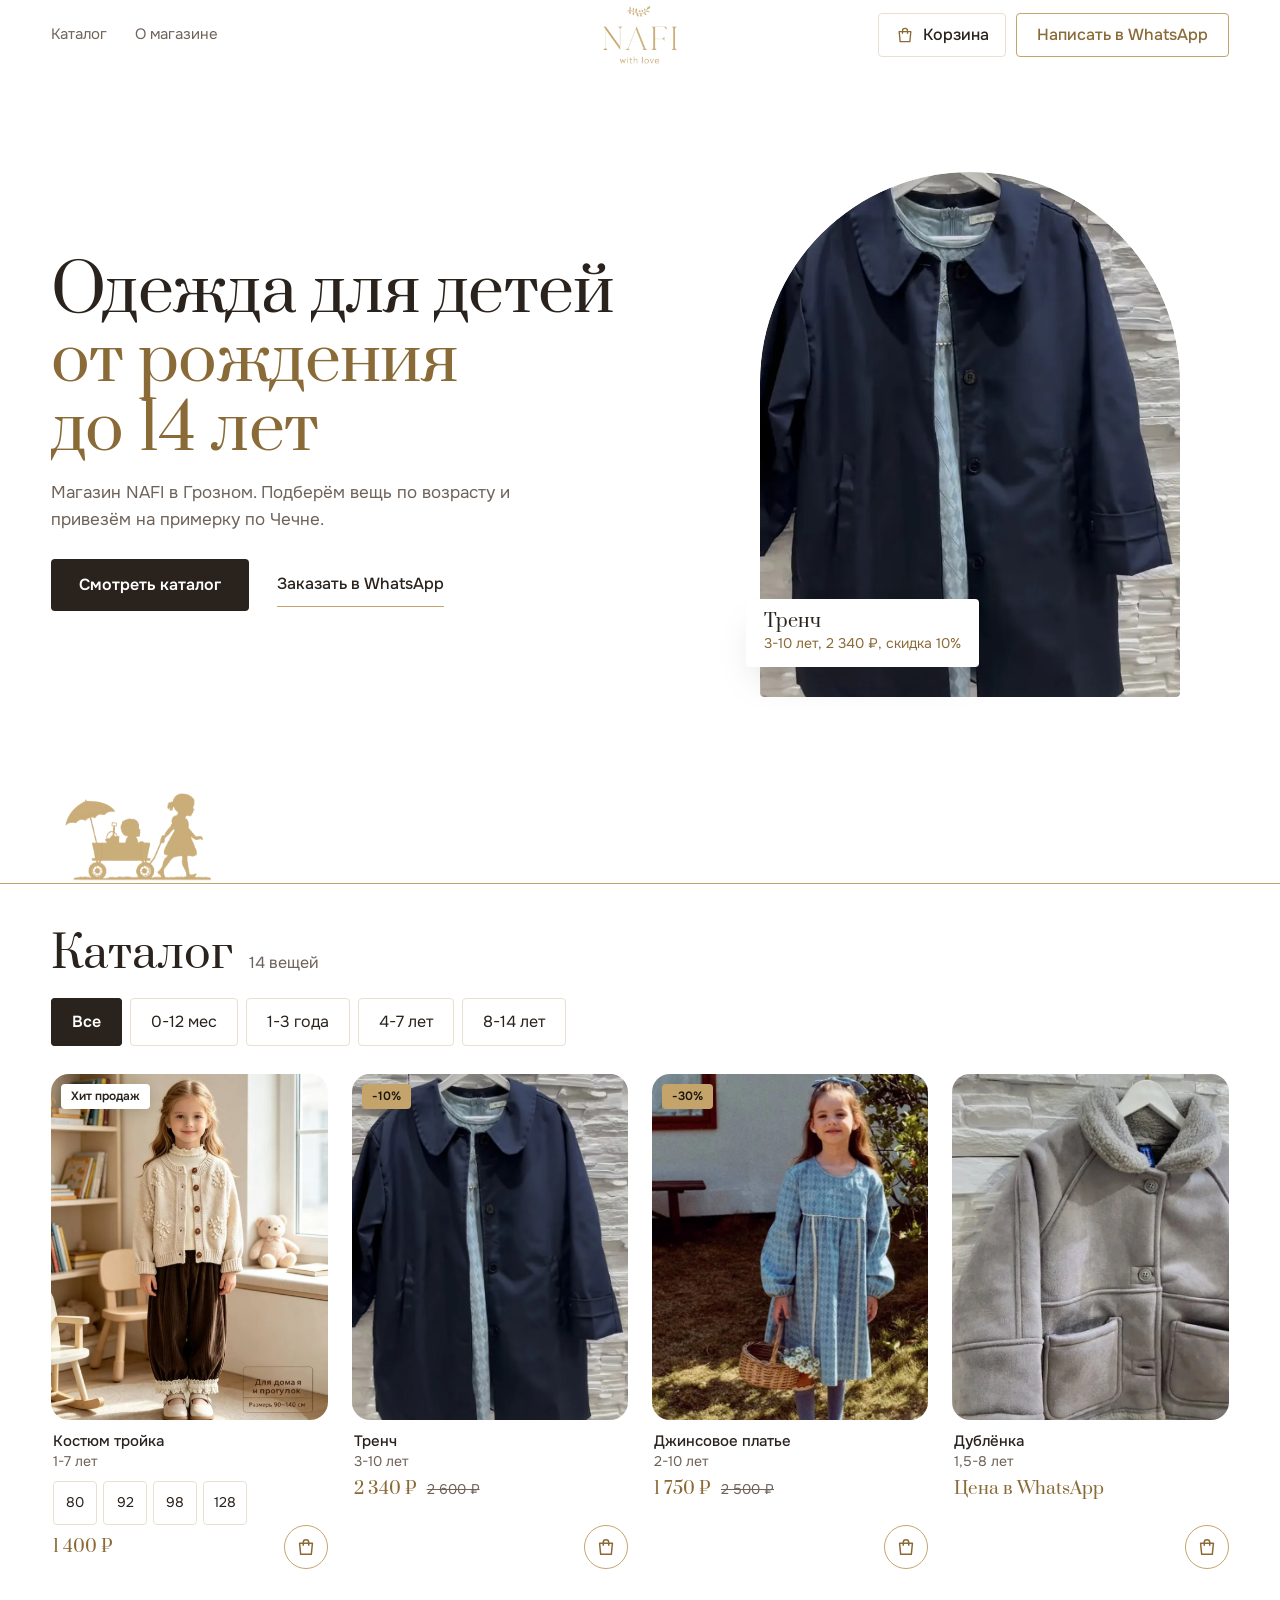
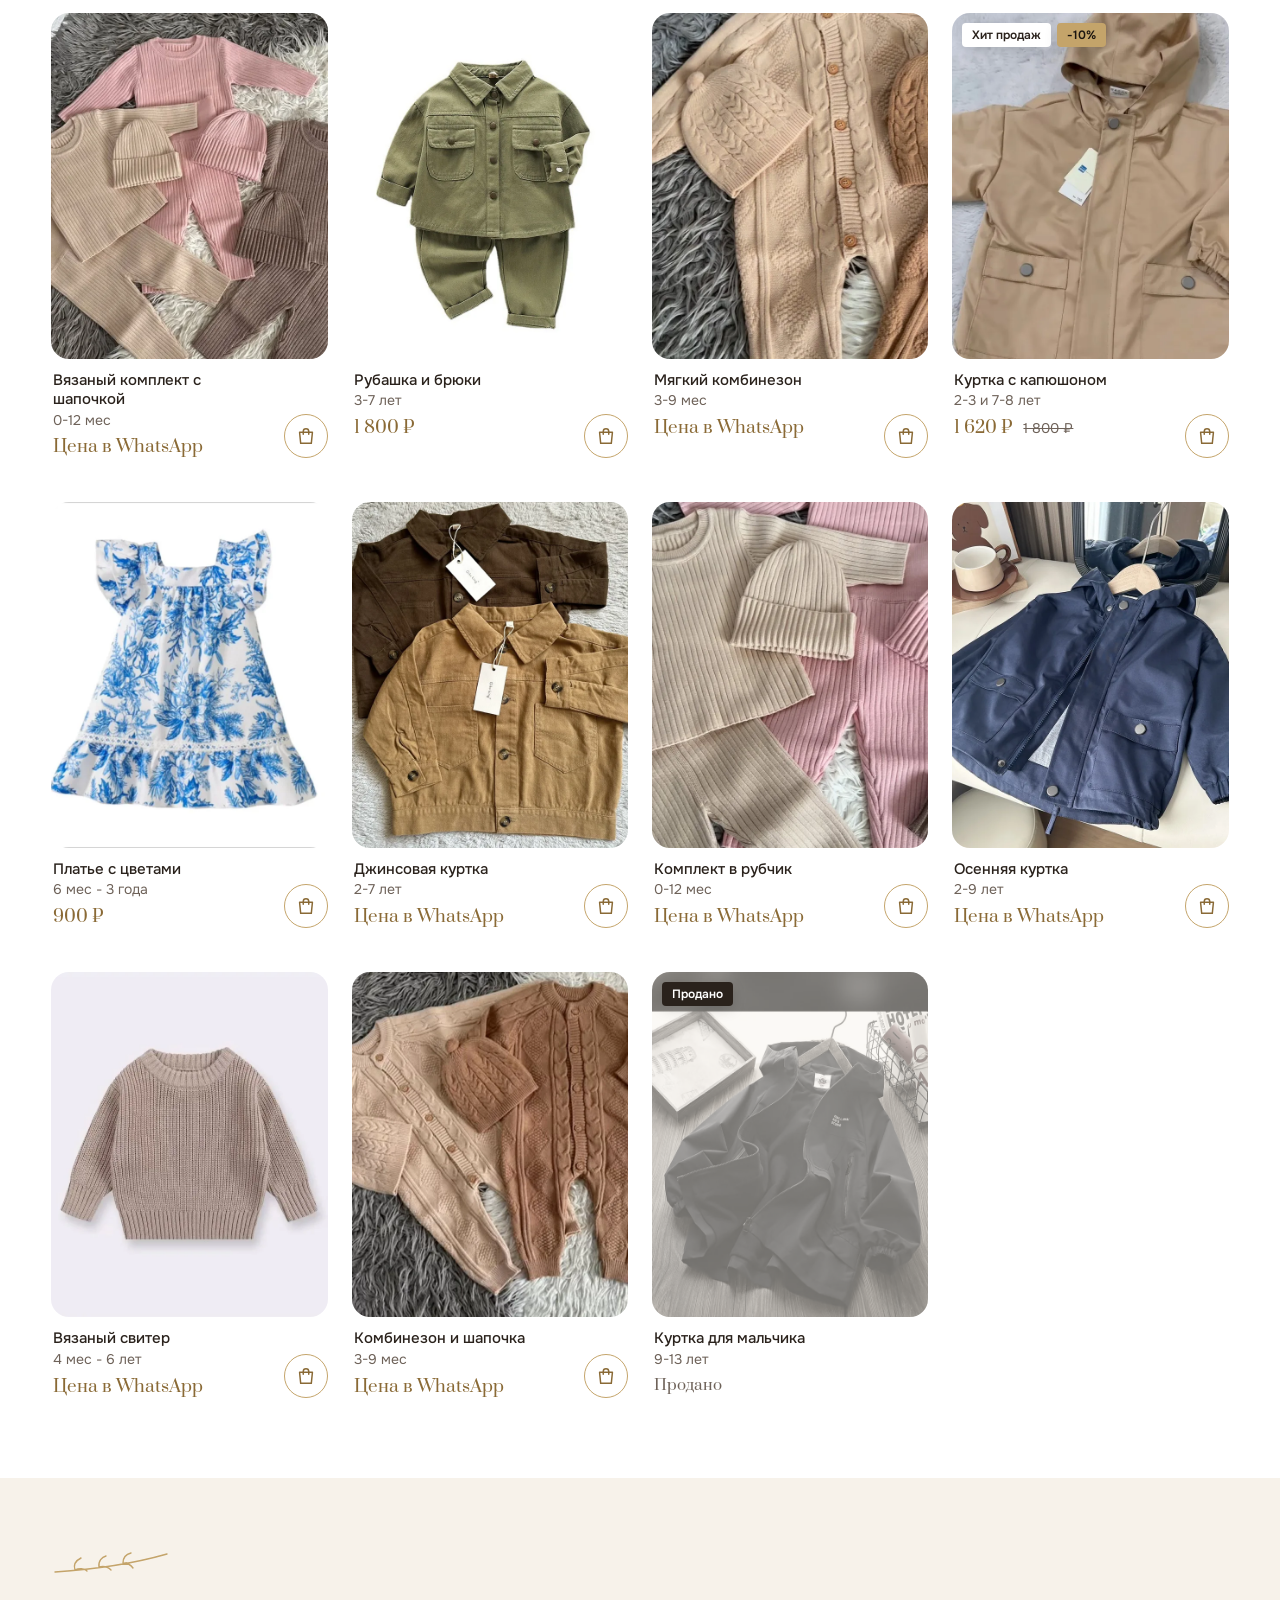
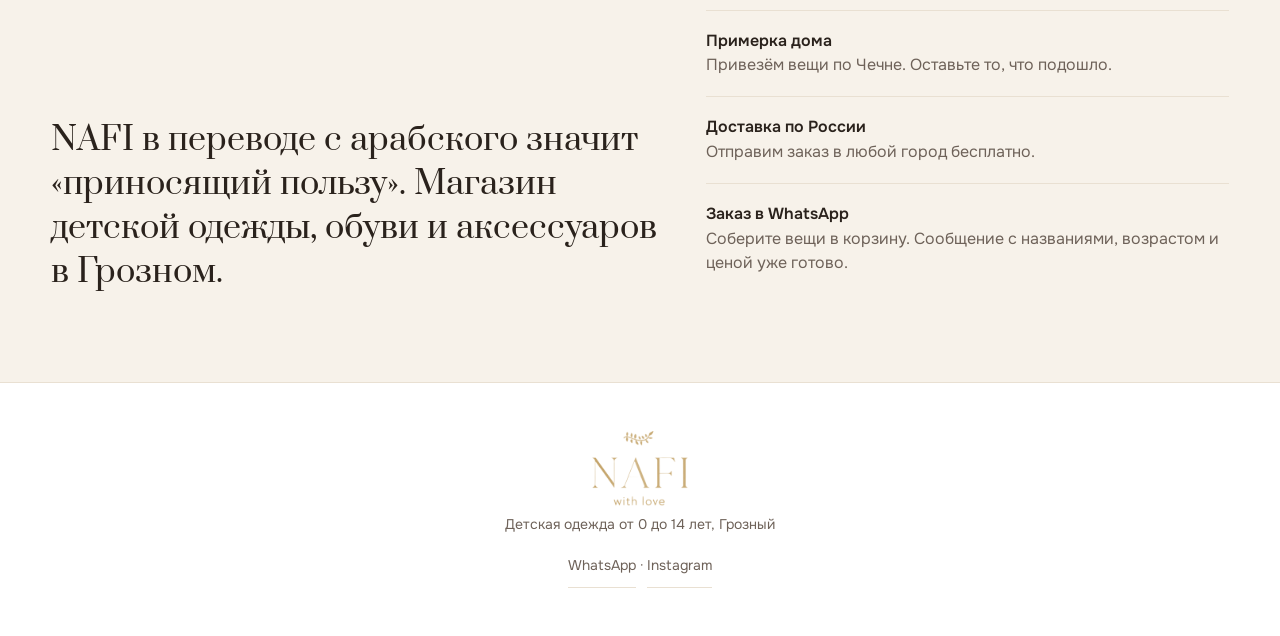
<file: index.html>
<!doctype html>
<html lang="ru">
<head>
<meta charset="utf-8">
<meta name="viewport" content="width=device-width, initial-scale=1, viewport-fit=cover">
<meta name="robots" content="noindex">
<meta name="color-scheme" content="light dark">
<meta name="theme-color" content="#ffffff" media="(prefers-color-scheme: light)">
<meta name="theme-color" content="#17120e" media="(prefers-color-scheme: dark)">
<title>NAFI: детская одежда в Грозном</title>
<meta name="description" content="Детская одежда NAFI от 0 до 14 лет в Грозном. Выберите вещь по возрасту и закажите в WhatsApp.">
<link rel="icon" href="favicon.ico" sizes="32x32 48x48">
<link rel="icon" href="img/znachok-192.png" type="image/png" sizes="192x192">
<link rel="apple-touch-icon" href="img/znachok-180.png">
<link rel="manifest" href="site.webmanifest">
<link rel="canonical" href="https://xasi88.github.io/nafi/">
<meta property="og:type" content="website">
<meta property="og:site_name" content="NAFI with love">
<meta property="og:locale" content="ru_RU">
<meta property="og:url" content="https://xasi88.github.io/nafi/">
<meta property="og:title" content="NAFI: детская одежда в Грозном">
<meta property="og:description" content="Детская одежда NAFI от 0 до 14 лет в Грозном. Выберите вещь по возрасту и закажите в WhatsApp.">
<meta property="og:image" content="https://xasi88.github.io/nafi/img/prevyu.jpg">
<meta property="og:image:secure_url" content="https://xasi88.github.io/nafi/img/prevyu.jpg">
<meta property="og:image:type" content="image/jpeg">
<meta property="og:image:width" content="1200">
<meta property="og:image:height" content="630">
<meta property="og:image:alt" content="NAFI with love: детская одежда от 0 до 14 лет, Грозный">
<meta name="twitter:card" content="summary_large_image">
<meta name="twitter:title" content="NAFI: детская одежда в Грозном">
<meta name="twitter:description" content="Детская одежда NAFI от 0 до 14 лет в Грозном. Выберите вещь по возрасту и закажите в WhatsApp.">
<meta name="twitter:image" content="https://xasi88.github.io/nafi/img/prevyu.jpg">
<meta name="apple-mobile-web-app-title" content="NAFI">
<link rel="preconnect" href="https://fonts.googleapis.com">
<link rel="preconnect" href="https://fonts.gstatic.com" crossorigin>
<link href="https://fonts.googleapis.com/css2?family=Onest:wght@400;500;600&family=Prata&display=swap" rel="stylesheet">
<link rel="stylesheet" href="css/base.css?v=1be02244">
<link rel="stylesheet" href="css/glavnaya.css?v=1be02244">
<link rel="stylesheet" href="css/katalog.css?v=1be02244">
<link rel="stylesheet" href="css/korzina.css?v=1be02244">
<script>
  // Тема как на телефоне. ?tema=svet или ?tema=tma: для проверки
  (() => {
    const d = document.documentElement, m = matchMedia('(prefers-color-scheme: dark)'), q = new URLSearchParams(location.search).get('tema');
    const tema = () => { d.dataset.tema = q === 'tma' || q === 'svet' ? q : (m.matches ? 'tma' : 'svet'); };
    tema(); m.addEventListener('change', tema); d.classList.add('js');
    // Кнопка «Мои цены» только там, где страница Миланы подключена ключом (тот же ключ, что в js/admin.js)
    try { if (localStorage.getItem('nafi-klyuch')) d.classList.add('admin'); } catch { /* без хранилища кнопки нет */ }
  })();
</script>
</head>
<body>
<header class="shapka">
  <nav class="shapka-menu" aria-label="Разделы"><a href="#katalog">Каталог</a><a href="#o-nas">О магазине</a></nav>
  <a class="shapka-znak" href="#" aria-label="NAFI with love, наверх"><img src="img/znak.png" alt="NAFI with love" width="484" height="375"></a>
  <div class="shapka-pravo">
    <a class="shapka-admin" href="admin.html"><svg viewBox="0 0 24 24" aria-hidden="true"><path d="M3 12V4h8l9 9-8 8z"/><circle cx="7.5" cy="8.5" r="1.5"/></svg>Мои цены</a>
    <button class="shapka-korzina" type="button" data-korzina-otkryt><svg viewBox="0 0 24 24" aria-hidden="true"><path d="M5 8h14l-1.2 12H6.2z"/><path d="M9 10V7a3 3 0 0 1 6 0v3"/></svg>Корзина<span class="chislo" data-chislo hidden></span></button>
    <a class="shapka-wa" data-wa target="_blank" rel="noopener">Написать в WhatsApp</a>
  </div>
</header>

<main>
  <!-- Акция: текст и включение у Миланы в мини-приложении «Мой магазин» -->
  <a class="akciya" href="#katalog" data-akciya hidden><span data-akciya-tekst></span></a>
  <!-- Светлая тема телефона: арка -->
  <section class="glavnaya glavnaya-svet">
    <div class="glavnaya-tekst sloj-tekst">
      <h1 data-slova>Одежда для детей от рождения до 14&nbsp;лет</h1>
      <p class="podzag">Магазин NAFI в Грозном. Подберём вещь по возрасту и привезём на примерку по Чечне.</p>
      <div class="glavnaya-knopki">
        <a class="knopka" href="#katalog">Смотреть каталог</a>
        <a class="ssylka" data-wa target="_blank" rel="noopener">Заказать в WhatsApp</a>
      </div>
    </div>
    <figure class="arka-svet sloj-arka" data-arka>
      <div class="arka-okno"></div>
      <figcaption class="arka-podpis" aria-live="polite"><b class="smena" data-arka-name></b><span class="smena" data-arka-info></span></figcaption>
    </figure>
    <div class="zemlya" data-progulka aria-hidden="true"></div>
  </section>

  <!-- Тёмная тема телефона: витрина -->
  <section class="glavnaya glavnaya-tma">
    <div class="scena-tekst sloj-tekst">
      <h1 data-slova>Детская одежда от&nbsp;0 до&nbsp;14&nbsp;лет</h1>
      <p class="podzag">Магазин NAFI в Грозном. Примерка дома по Чечне, доставка по России.</p>
    </div>
    <div class="vitrina sloj-arka" data-vitrina>
      <div class="svet" aria-hidden="true"></div>
      <div class="vitrina-lenta" data-lenta></div>
      <button class="strelka strelka-l" type="button" data-shag="-1" aria-label="Предыдущая вещь"><svg viewBox="0 0 24 24"><path d="M15 5l-7 7 7 7"/></svg></button>
      <button class="strelka strelka-p" type="button" data-shag="1" aria-label="Следующая вещь"><svg viewBox="0 0 24 24"><path d="M9 5l7 7-7 7"/></svg></button>
    </div>
    <div class="vitrina-podpis" aria-live="polite">
      <div><b class="smena" data-v-name></b><span class="smena" data-v-info></span></div>
      <button class="knopka" type="button" data-v-korzinu><span class="nado">В корзину</span><span class="uzhe">В корзине</span><span class="vybrat">Выбрать размер</span></button>
    </div>
    <div class="zemlya" data-progulka aria-hidden="true"></div>
  </section>

  <section class="katalog" id="katalog">
    <div class="katalog-verh"><h2>Каталог</h2><span class="schet" data-schet></span></div>
    <div class="vozrasty" id="vozrast" data-vozrasty role="group" aria-label="Возраст ребёнка"></div>
    <div class="vozrasty kategorii" data-kategorii role="group" aria-label="Что ищете" hidden></div>
    <div class="setka" data-setka></div>
    <p class="katalog-pusto" data-pusto hidden>Таких вещей сейчас нет. Напишите нам в WhatsApp, подберём.</p>
  </section>

  <section class="o-nas" id="o-nas">
    <svg class="vetka" viewBox="0 0 120 32" aria-hidden="true"><path pathLength="1" d="M4 22c30-2 70-6 112-18M24 20c-2-6 2-10 6-12M24 20c4-2 9-2 12 1M48 17c-1-6 3-10 7-11M48 17c4-1 9 0 12 3M72 13c0-6 4-9 8-10M72 13c4 0 8 2 10 5"/></svg>
    <p class="poyav">NAFI в переводе с арабского значит «приносящий пользу». Магазин детской одежды, обуви и аксессуаров в Грозном.</p>
    <ul class="fakty">
      <li class="poyav"><b>Примерка дома</b>Привезём вещи по Чечне. Оставьте то, что подошло.</li>
      <li class="poyav"><b>Доставка по России</b>Отправим заказ в любой город бесплатно.</li>
      <li class="poyav"><b>Заказ в WhatsApp</b>Соберите вещи в корзину. Сообщение с названиями, возрастом и ценой уже готово.</li>
    </ul>
  </section>
</main>

<footer class="podval">
  <img src="img/znak.png" alt="NAFI with love" width="484" height="375" loading="lazy">
  <p>Детская одежда от 0 до 14 лет, Грозный</p>
  <p><a data-wa target="_blank" rel="noopener">WhatsApp</a> · <a href="https://www.instagram.com/nafi_with_love/" target="_blank" rel="noopener">Instagram</a></p>
</footer>

<nav class="niz" aria-label="Быстрые кнопки">
  <a href="#katalog"><svg viewBox="0 0 24 24"><path d="M4 4h7v7H4zM13 4h7v7h-7zM4 13h7v7H4zM13 13h7v7h-7z"/></svg>Каталог</a>
  <a href="#vozrast"><svg viewBox="0 0 24 24"><rect x="2" y="6.5" width="20" height="11" rx="2"/><path d="M6.5 6.5v4M10.5 6.5v6M14.5 6.5v4M18.5 6.5v3"/></svg>Возраст</a>
  <button class="niz-korzina" type="button" data-korzina-otkryt><svg viewBox="0 0 24 24" aria-hidden="true"><path d="M5 8h14l-1.2 12H6.2z"/><path d="M9 10V7a3 3 0 0 1 6 0v3"/></svg>Корзина<span class="chislo" data-chislo hidden></span></button>
  <a class="niz-wa" data-wa target="_blank" rel="noopener"><svg viewBox="0 0 24 24"><path d="M5 19l1.2-3.6A7.5 7.5 0 1 1 9 18.4z"/></svg>WhatsApp</a>
  <a class="niz-admin" href="admin.html"><svg viewBox="0 0 24 24"><path d="M3 12V4h8l9 9-8 8z"/><circle cx="7.5" cy="8.5" r="1.5"/></svg>Цены</a>
</nav>

<dialog class="korzina" data-korzina aria-labelledby="korzina-zag">
  <div class="korzina-ten"></div>
  <div class="korzina-panel">
    <div class="korzina-verh"><h2 id="korzina-zag">Корзина</h2><span class="schet" data-k-schet></span><button class="korzina-zakryt" type="button" data-k-zakryt>Закрыть</button></div>
    <div class="korzina-pusto" data-k-pusto><p>В корзине пока пусто.</p>Нажмите на вещь в каталоге, и она ляжет сюда.<a class="knopka" href="#katalog" data-k-katalog>Смотреть каталог</a></div>
    <ul class="korzina-spisok" data-k-spisok></ul>
    <div class="korzina-niz" data-k-niz hidden>
      <p class="korzina-itog"><span>Итого</span><b data-k-itog></b></p>
      <p class="korzina-primech" data-k-primech></p>
      <a class="knopka" data-k-zakaz target="_blank" rel="noopener">Оформить в WhatsApp</a>
      <button class="korzina-ochistit" type="button" data-k-ochistit>Очистить корзину</button>
    </div>
  </div>
</dialog>

<script type="module" src="js/korzina.js?v=1be02244"></script>
<script type="module" src="js/dvizhenie.js?v=1be02244"></script>
</body>
</html>
</file>
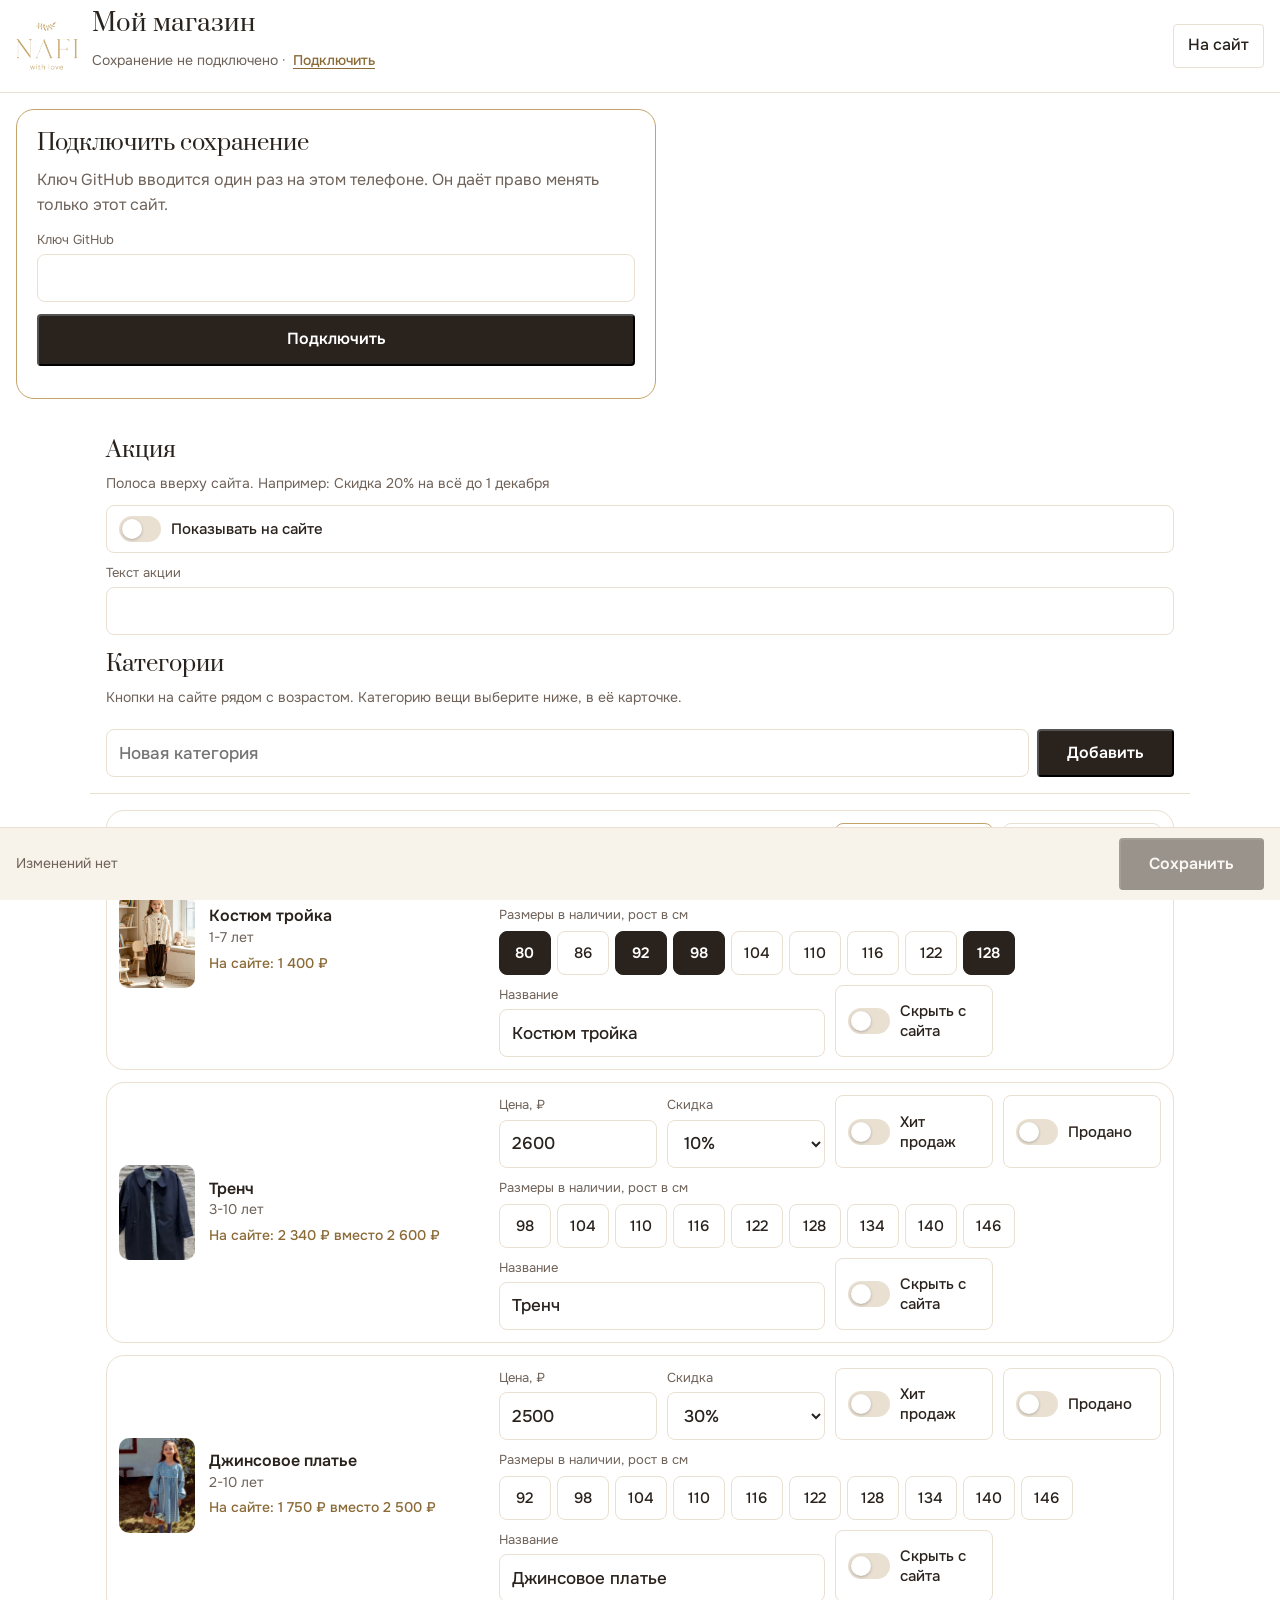
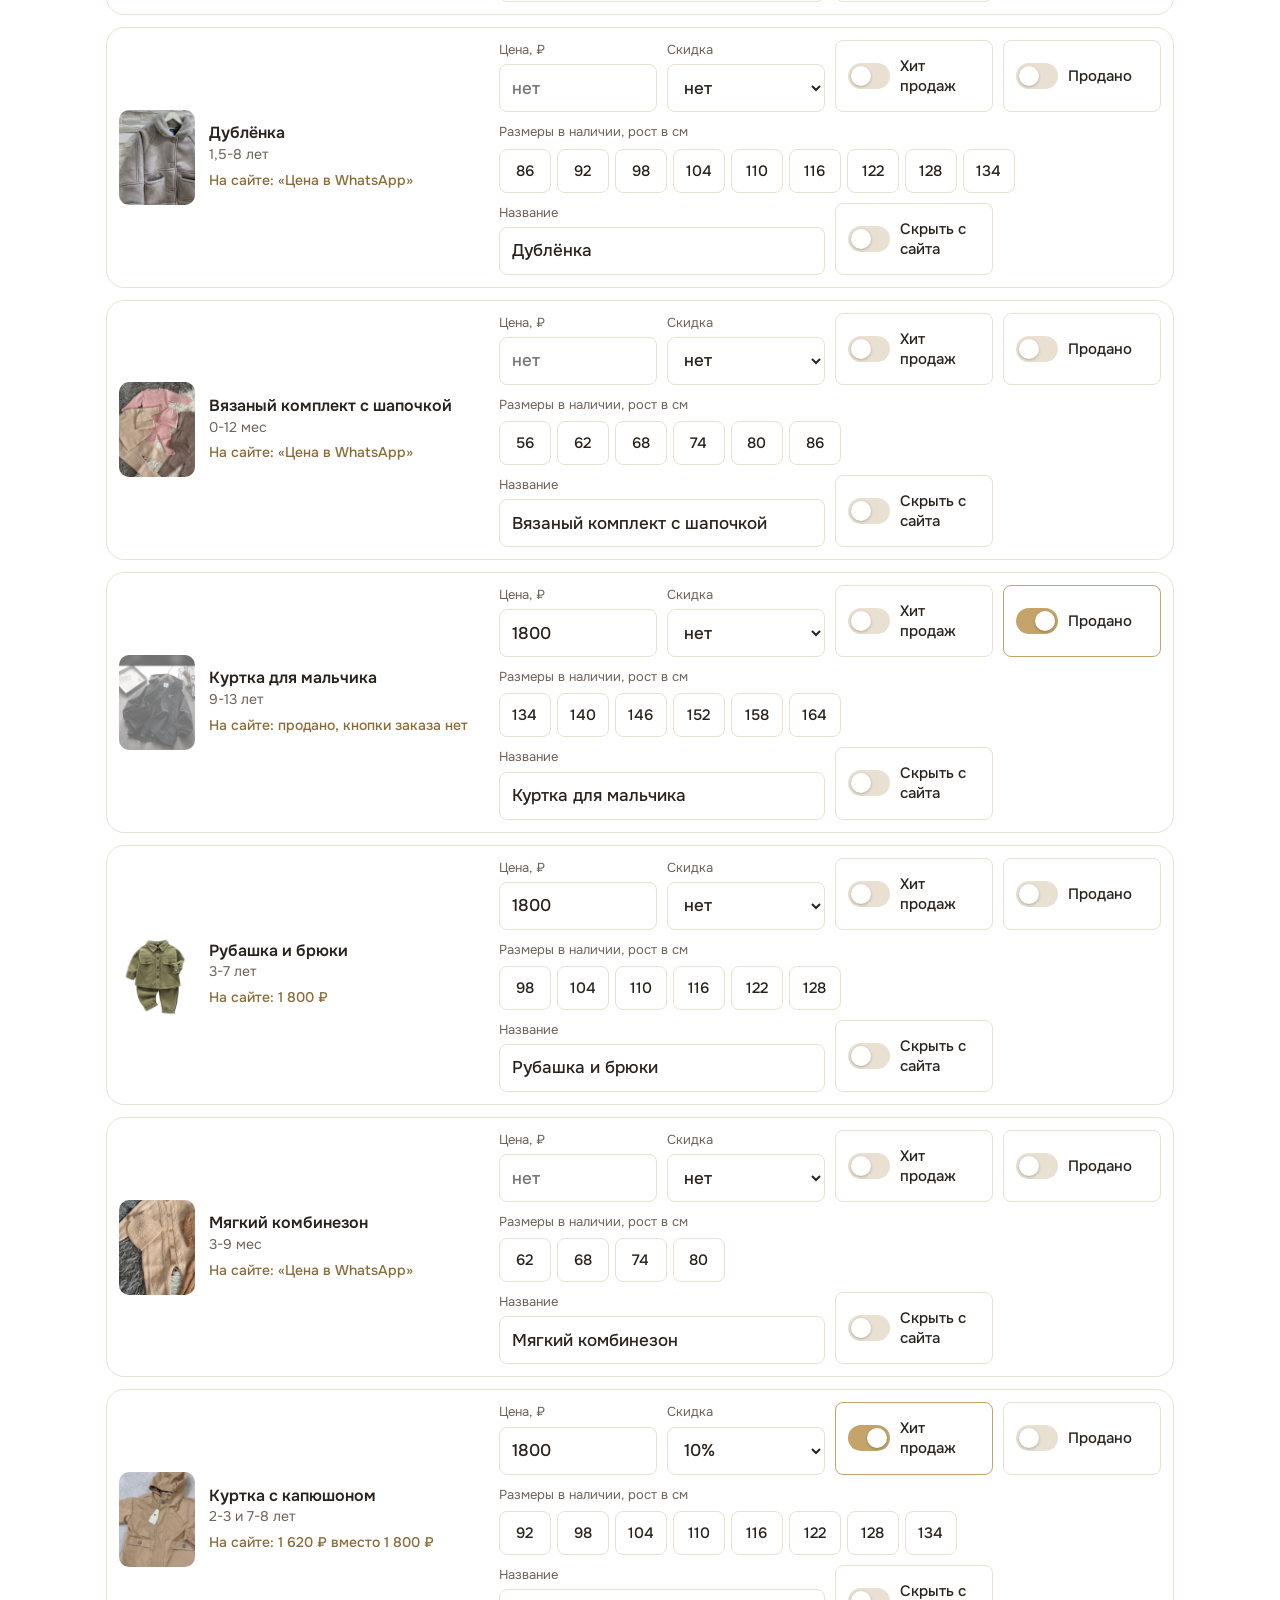
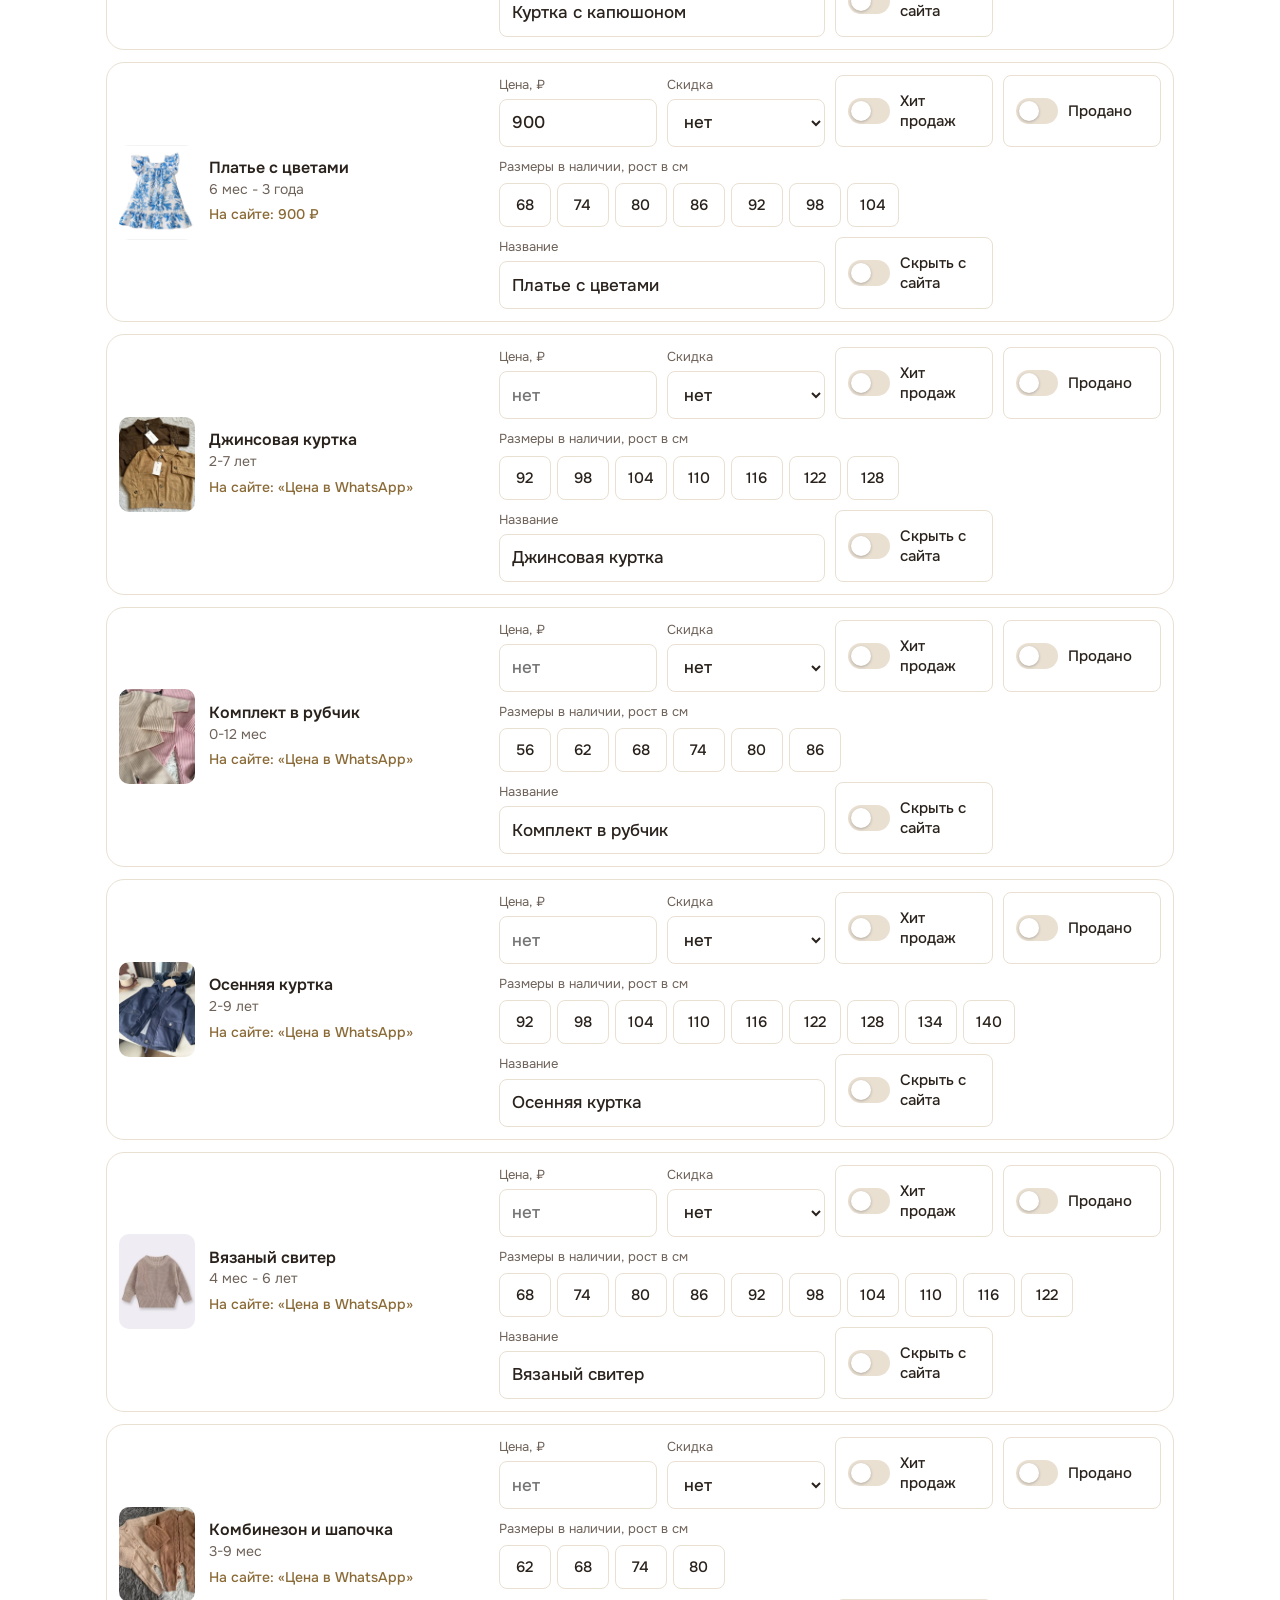
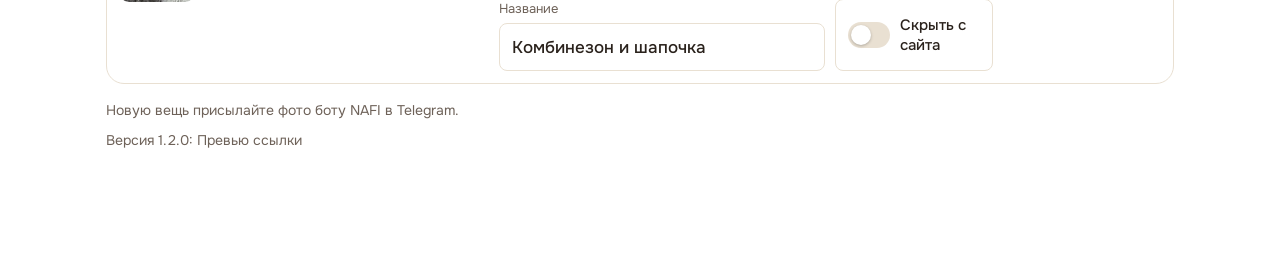
<file: admin.html>
<!doctype html>
<html lang="ru">
<head>
<meta charset="utf-8">
<meta name="viewport" content="width=device-width, initial-scale=1, viewport-fit=cover">
<meta name="robots" content="noindex">
<meta name="color-scheme" content="light dark">
<title>NAFI: мой магазин</title>
<link rel="icon" href="favicon.ico" sizes="32x32 48x48">
<link rel="icon" href="img/znachok-192.png" type="image/png" sizes="192x192">
<link rel="apple-touch-icon" href="img/znachok-180.png">
<link rel="manifest" href="site.webmanifest">
<link rel="canonical" href="https://xasi88.github.io/nafi/admin.html">
<meta property="og:type" content="website">
<meta property="og:site_name" content="NAFI with love">
<meta property="og:locale" content="ru_RU">
<meta property="og:url" content="https://xasi88.github.io/nafi/admin.html">
<meta property="og:title" content="NAFI: мой магазин">
<meta property="og:description" content="Страница владельца магазина NAFI.">
<meta property="og:image" content="https://xasi88.github.io/nafi/img/prevyu.jpg">
<meta property="og:image:secure_url" content="https://xasi88.github.io/nafi/img/prevyu.jpg">
<meta property="og:image:type" content="image/jpeg">
<meta property="og:image:width" content="1200">
<meta property="og:image:height" content="630">
<meta property="og:image:alt" content="NAFI with love: детская одежда от 0 до 14 лет, Грозный">
<meta name="twitter:card" content="summary_large_image">
<meta name="twitter:title" content="NAFI: мой магазин">
<meta name="twitter:description" content="Страница владельца магазина NAFI.">
<meta name="twitter:image" content="https://xasi88.github.io/nafi/img/prevyu.jpg">
<meta name="apple-mobile-web-app-title" content="NAFI">
<link rel="preconnect" href="https://fonts.googleapis.com">
<link rel="preconnect" href="https://fonts.gstatic.com" crossorigin>
<link href="https://fonts.googleapis.com/css2?family=Onest:wght@400;500;600&family=Prata&display=swap" rel="stylesheet">
<link rel="stylesheet" href="css/base.css?v=1be02244">
<link rel="stylesheet" href="css/admin.css?v=1be02244">
<script>
  (() => {
    const d = document.documentElement, m = matchMedia('(prefers-color-scheme: dark)'), q = new URLSearchParams(location.search).get('tema');
    const tema = () => { d.dataset.tema = q === 'tma' || q === 'svet' ? q : (m.matches ? 'tma' : 'svet'); };
    tema(); m.addEventListener('change', tema);
  })();
</script>
</head>
<body class="adm">
<header class="adm-shapka">
  <a href="./" aria-label="Открыть сайт"><img src="img/znak.png" alt="NAFI" width="484" height="375"></a>
  <div>
    <h1>Мой магазин</h1>
    <p class="adm-status" data-status>Загрузка…</p>
  </div>
  <a class="adm-na-sajt" href="./">На сайт</a>
</header>

<section class="dostup" data-dostup hidden>
  <h2>Подключить сохранение</h2>
  <p>Ключ GitHub вводится один раз на этом телефоне. Он даёт право менять только этот сайт.</p>
  <label class="pole">Ключ GitHub<input type="password" autocomplete="off" spellcheck="false" data-klyuch></label>
  <button class="knopka" type="button" data-podklyuchit>Подключить</button>
  <p class="adm-oshibka" data-dostup-oshibka role="alert"></p>
</section>

<button class="knopka adm-novaya" type="button" data-novaya hidden>Новая вещь по фото</button>
<section class="adm-magazin" data-obshchee hidden></section>

<main class="adm-spisok" data-spisok></main>

<p class="adm-novoe" data-novoe-tekst>Новую вещь присылайте фото боту NAFI в Telegram.</p>
<p class="adm-novoe" data-versiya></p>

<div class="adm-niz">
  <span data-izmeneno>Изменений нет</span>
  <button class="knopka-vtor" type="button" data-otmena hidden>Отменить</button>
  <button class="knopka" type="button" data-sohranit disabled>Сохранить</button>
</div>
<div class="tost" data-tost role="status" aria-live="polite"></div>

<script src="js/version.js?v=1be02244"></script>
<script type="module" src="js/admin.js?v=1be02244"></script>
</body>
</html>
</file>
<file: css/base.css>
/* NAFI: переменные двух тем, шапка, кнопки, нижнее меню, подвал.
   Тема берётся с телефона: светлая (образец A) или тёмная (образец B). Цвета только отсюда. */
:root {
  --fon: #ffffff;
  --fon-2: #f7f2ea;
  --zoloto: #c4a46a;
  --zoloto-t: #8a6a36;
  --tekst: #2a221c;
  --seryj: #6e6259;
  --liniya: #e9e0d2;
  --knopka-fon: #2a221c;
  --knopka-tekst: #ffffff;
  --na-zolote: #1b1510;
  --zatemnenie: rgba(42, 34, 28, .45);
  --ten: 0 18px 40px -18px rgba(42, 34, 28, .35);
  --r: 18px;
  --z: 'Prata', Georgia, serif;
  --s: 'Onest', system-ui, sans-serif;
  --plavno: cubic-bezier(.2, .7, .2, 1);
  --pruzhina: cubic-bezier(.3, 1.45, .5, 1);
  --sy: 0;
}
/* Тёмная тема: data-tema="tma" ставит скрипт в <head> по теме телефона (или ?tema=tma) */
:root[data-tema="tma"] {
    --fon: #17120e;
    --fon-2: #211a14;
    --zoloto: #c9a86c;
    --zoloto-t: #e2c890;
    --tekst: #f3ebdd;
    --seryj: #b3a691;
    --liniya: rgba(201, 168, 108, .28);
    --knopka-fon: #c9a86c;
    --knopka-tekst: #17120e;
    --na-zolote: #17120e;
    --zatemnenie: rgba(0, 0, 0, .62);
    --ten: 0 40px 80px -30px rgba(0, 0, 0, .85);
}

* { box-sizing: border-box; margin: 0; }
/* hidden прячет всегда, даже если у класса свой display (карточка ключа на странице Миланы была видна при подключённом ключе) */
[hidden] { display: none !important; }
html { scroll-behavior: smooth; scroll-padding-top: 84px; }
body { background: var(--fon); color: var(--tekst); font: 16px/1.55 var(--s); -webkit-font-smoothing: antialiased; overflow-x: hidden; }
img { display: block; max-width: 100%; }
a { color: inherit; text-decoration: none; cursor: pointer; }
button { font: inherit; color: inherit; }
:focus-visible { outline: 2px solid var(--zoloto); outline-offset: 3px; }

/* Шапка: знак в середине, по знаку один раз проходит золотой блик */
.shapka { position: sticky; top: 0; z-index: 20; display: grid; grid-template-columns: 1fr auto 1fr; align-items: center; padding: 6px clamp(16px, 4vw, 56px); background: var(--fon); transition: box-shadow .4s; }
.shapka.nizhe { box-shadow: 0 1px 0 var(--liniya); }
.shapka-znak { grid-column: 2; position: relative; display: block; }
.shapka-znak img { height: 58px; width: auto; transition: height .5s var(--plavno); }
.shapka.nizhe .shapka-znak img { height: 46px; }
.shapka-znak::after { content: ''; position: absolute; inset: 0; background: linear-gradient(105deg, transparent 38%, rgba(255, 246, 220, .95) 50%, transparent 62%) 160% 0 / 260% 100% no-repeat;
  -webkit-mask: url(../img/znak.png) center / contain no-repeat; mask: url(../img/znak.png) center / contain no-repeat; animation: blik 1.8s .5s ease-in-out both; pointer-events: none; }
.shapka-menu { display: none; gap: 28px; font-size: 15px; color: var(--seryj); }
.shapka-menu a { min-height: 44px; display: inline-flex; align-items: center; background: linear-gradient(var(--zoloto), var(--zoloto)) 0 85% / 0 1px no-repeat; transition: background-size .4s var(--plavno), color .3s; }
.shapka-menu a:hover { background-size: 100% 1px; color: var(--tekst); }
.shapka-pravo { grid-column: 3; justify-self: end; display: flex; align-items: center; gap: 10px; }
/* «Мои цены»: видно только на устройстве с подключённой страницей Миланы (класс admin ставит скрипт в <head>) */
.shapka-admin { display: none; min-height: 44px; align-items: center; gap: 8px; padding: 0 16px; border: 1px solid var(--liniya); border-radius: 4px; background: var(--fon-2); font-weight: 500; transition: border-color .3s; }
.shapka-admin:hover { border-color: var(--zoloto); }
.shapka-admin svg { width: 18px; height: 18px; fill: none; stroke: var(--zoloto-t); stroke-width: 1.6; stroke-linejoin: round; }
.niz .niz-admin { display: none; }
.admin .niz { grid-template-columns: repeat(5, 1fr); }
.admin .niz .niz-admin { display: grid; color: var(--tekst); }
.shapka-wa { display: none; min-height: 44px; align-items: center; padding: 0 20px; border: 1px solid var(--zoloto); border-radius: 4px; color: var(--zoloto-t); font-weight: 500; transition: background .3s, color .3s; }
.shapka-wa:hover { background: var(--zoloto); color: var(--fon); }

/* Кнопки */
.knopka { position: relative; overflow: hidden; display: inline-flex; align-items: center; justify-content: center; min-height: 52px; padding: 0 28px; background: var(--knopka-fon); color: var(--knopka-tekst); border-radius: 4px; font-weight: 600; transition: transform .35s var(--pruzhina); }
.knopka::after { content: ''; position: absolute; left: 0; bottom: 0; height: 3px; width: 100%; background: var(--zoloto-t); transform: scaleX(0); transform-origin: left; transition: transform .5s var(--plavno); }
.knopka:hover::after { transform: scaleX(1); }
.knopka:active { transform: scale(.97); }
.ssylka { min-height: 44px; display: inline-flex; align-items: center; border-bottom: 1px solid var(--zoloto); font-weight: 500; }

/* Появление при прокрутке */
.poyav { opacity: 0; transform: translateY(26px); transition: opacity .9s var(--plavno), transform .9s var(--plavno); transition-delay: calc(var(--i, 0) * 110ms); }
.poyav.vidno { opacity: 1; transform: none; }

/* Подвал и нижнее меню телефона */
.podval { display: grid; justify-items: center; gap: 8px; padding: 48px 16px 124px; border-top: 1px solid var(--liniya); text-align: center; color: var(--seryj); font-size: 14px; }
.podval img { width: 96px; height: auto; }
.podval a { display: inline-block; min-height: 44px; line-height: 44px; border-bottom: 1px solid var(--liniya); }
.niz { position: fixed; left: 0; right: 0; bottom: 0; z-index: 30; display: grid; grid-template-columns: repeat(4, 1fr); padding: 6px 6px calc(6px + env(safe-area-inset-bottom)); background: var(--fon-2); border-top: 1px solid var(--liniya); animation: vyezd .9s 1s var(--pruzhina) both; }
.niz a, .niz button { min-height: 52px; display: grid; justify-items: center; align-content: center; gap: 2px; font-size: 12px; color: var(--seryj); transition: transform .3s var(--pruzhina); }
.niz a:active, .niz button:active { transform: scale(.92); }
.niz button { padding: 0; border: 0; background: none; font-size: 12px; cursor: pointer; }
.niz svg { width: 22px; height: 22px; fill: none; stroke: currentColor; stroke-width: 1.6; stroke-linejoin: round; stroke-linecap: round; }
.niz-wa { color: var(--zoloto-t) !important; }

@media (min-width: 900px) {
  .shapka-menu, .shapka-wa { display: flex; }
  .admin .shapka-admin { display: inline-flex; }
  .niz { display: none; }
  .podval { padding-bottom: 48px; }
}

@keyframes blik { to { background-position: -60% 0; } }
@keyframes vyezd { from { transform: translateY(110%); } }
@keyframes vverh { to { opacity: 1; transform: none; } }

@media (prefers-reduced-motion: reduce) {
  html { scroll-behavior: auto; }
  *, *::before, *::after { animation-duration: .01s !important; animation-delay: 0s !important; animation-iteration-count: 1 !important; transition-duration: .01s !important; transition-delay: 0s !important; }
}
</file>
<file: css/glavnaya.css>
/* Первый экран: светлая тема (арка) и тёмная (витрина), прогулка по линии земли, камера при прокрутке.
   --sy: прокрутка в пикселях, ставит js/dvizhenie.js. Раскадровка: docs/Раскадровка движения.md */
.glavnaya { position: relative; overflow-x: clip; max-width: 1280px; margin: 0 auto; padding: 28px clamp(16px, 4vw, 56px) 120px; }
.glavnaya-tma { display: none; }
[data-tema="tma"] .glavnaya-svet { display: none; }
[data-tema="tma"] .glavnaya-tma { display: block; }

/* Камера: текст уходит быстрее, арка медленнее, земля стоит */
.sloj-tekst { transform: translate3d(0, calc(var(--sy) * -.22px), 0); opacity: calc(1 - var(--sy) / 700); will-change: transform; }
.sloj-arka { will-change: transform; }

/* Заголовок: слова встают из-под маски по очереди */
h1 { font: 400 clamp(34px, 5.2vw, 64px)/1.08 var(--z); letter-spacing: -.01em; text-wrap: balance; }
.js h1[data-slova] { visibility: hidden; }
.js h1.razbit { visibility: visible; }
.slovo { display: inline-block; overflow: hidden; vertical-align: top; padding-bottom: .08em; margin-bottom: -.08em; }
.slovo > span { display: inline-block; transform: translateY(105%); animation: slovo 1s var(--plavno) forwards; animation-delay: calc(.15s + var(--n) * 70ms); }
.podzag { margin-top: 16px; max-width: 30em; color: var(--seryj); font-size: 17px; opacity: 0; transform: translateY(16px); animation: vverh .9s .55s var(--plavno) forwards; }

/* Смена подписи: старое уходит вверх, новое встаёт снизу */
.smena { display: block; animation: smena .7s var(--plavno); }

/* ===== Светлая: арка ===== */
.glavnaya-svet { display: grid; gap: 28px; }
.glavnaya-svet h1 { color: var(--tekst); }
.glavnaya-svet h1 .slovo:nth-last-child(-n+4) > span { color: var(--zoloto-t); }
.glavnaya-knopki { display: flex; flex-wrap: wrap; align-items: center; gap: 12px 28px; margin-top: 26px; opacity: 0; transform: translateY(16px); animation: vverh .9s .7s var(--plavno) forwards; }
.arka-svet { position: relative; justify-self: center; width: min(100%, 420px); }
.arka-okno { position: relative; aspect-ratio: 4 / 5; border-radius: 999px 999px var(--r) var(--r); overflow: hidden; background: var(--fon-2); clip-path: inset(100% 0 0 0 round 999px 999px var(--r) var(--r)); animation: zanaves 1.4s .3s var(--plavno) forwards; }
.arka-okno img { position: absolute; inset: 0; width: 100%; height: 100%; object-fit: cover; opacity: 0; transform: scale(1.14); transition: opacity 1.2s ease, transform 5s ease-out; }
.arka-okno img.aktiv { opacity: 1; transform: scale(1); }
.arka-podpis { position: absolute; left: -14px; bottom: 30px; min-width: 190px; padding: 12px 18px; background: var(--fon); border-radius: 4px; box-shadow: var(--ten); font-size: 14px; overflow: hidden; opacity: 0; animation: vverh .8s 1.2s var(--plavno) forwards; transform: translateY(12px); }
.arka-podpis b { font: 400 18px/1.25 var(--z); }
.arka-podpis span { color: var(--zoloto-t); }

/* ===== Тёмная: витрина в глубину ===== */
.glavnaya-tma { text-align: center; perspective: 1400px; }
.glavnaya-tma .podzag { margin-inline: auto; }
.vitrina { position: relative; height: clamp(360px, 62vw, 560px); margin-top: 26px; touch-action: pan-y; user-select: none; perspective: 1200px;
  transform: rotateX(calc(var(--sy) * .018deg)); transform-origin: 50% 100%; }
.svet { position: absolute; left: 50%; top: -60px; width: min(96vw, 760px); height: calc(100% + 80px); transform: translateX(-50%); pointer-events: none;
  background: radial-gradient(ellipse 36% 52% at 50% 44%, rgba(226, 200, 144, .32), transparent 70%), conic-gradient(from 180deg at 50% -12%, transparent 160deg, rgba(226, 200, 144, .13) 171deg, rgba(226, 200, 144, .13) 189deg, transparent 200deg);
  animation: svet 2s .4s ease-out both; }
.svet.vspyshka { animation: vspyshka .9s ease-out; }
.vitrina-lenta { position: absolute; inset: 0; transform-style: preserve-3d; }
.arka { position: absolute; left: 50%; top: 0; height: 100%; aspect-ratio: 4 / 5; max-width: 74vw; border-radius: 999px 999px var(--r) var(--r); overflow: hidden; background: var(--fon-2); cursor: pointer;
  transform: translateX(calc(-50% + var(--d, 0) * 66%)) translateZ(calc(var(--ad, 0) * -240px)) rotateY(calc(var(--d, 0) * -26deg));
  filter: brightness(.4) saturate(.75); transition: transform 1s var(--plavno), filter 1s var(--plavno), opacity .7s; z-index: 1; }
.arka.centr { filter: none; z-index: 2; box-shadow: var(--ten); cursor: default; }
.arka.skryt { opacity: 0; pointer-events: none; }
.arka img { width: 100%; height: 100%; object-fit: cover; pointer-events: none; }
.vitrina-lenta.dvizh .arka img { animation: razmytie .7s ease-out; }
.vitrina-lenta.vhod .arka { transform: translateX(calc(-50% + var(--d, 0) * 120%)) translateY(60px) translateZ(-300px) rotateY(calc(var(--d, 0) * -50deg)); filter: brightness(0); }
.strelka { position: absolute; top: 50%; z-index: 3; width: 52px; height: 52px; display: grid; place-items: center; border-radius: 50%; border: 1px solid var(--liniya); background: rgba(23, 18, 14, .7); cursor: pointer; transition: border-color .3s, transform .3s var(--pruzhina); }
.strelka:hover { border-color: var(--zoloto); }
.strelka:active { transform: scale(.9); }
.strelka svg { width: 22px; height: 22px; fill: none; stroke: var(--zoloto-t); stroke-width: 1.6; }
.strelka-l { left: 0; } .strelka-p { right: 0; }
.vitrina-podpis { display: flex; align-items: center; justify-content: center; gap: 24px; margin-top: 22px; text-align: left; opacity: 0; animation: vverh .8s 1.1s var(--plavno) forwards; transform: translateY(12px); }
.vitrina-podpis > div { overflow: hidden; min-width: 160px; }
.vitrina-podpis b { font: 400 22px/1.2 var(--z); }
.vitrina-podpis span { color: var(--zoloto-t); font-size: 15px; }

/* ===== Прогулка: девочка с тележкой из логотипа ===== */
.zemlya { position: absolute; left: 0; right: 0; bottom: 14px; height: 76px; border-bottom: 1px solid var(--zoloto); overflow: hidden; pointer-events: none; }
.glavnaya-tma .zemlya { border-color: var(--liniya); }
.progulka { position: absolute; left: 0; bottom: -1px; height: 72px; aspect-ratio: 850 / 519; will-change: transform; transform: translate3d(-110%, 0, 0); }
.progulka > img { position: absolute; }
.progulka-telo { inset: 0; width: 100%; height: 100%; }
.progulka .koleso { width: 7.06%; top: 81.89%; will-change: transform; }

@media (min-width: 900px) {
  .glavnaya-svet { grid-template-columns: 1.1fr .9fr; align-items: center; min-height: calc(100vh - 72px); padding-top: 40px; padding-bottom: 140px; }
  .arka-svet { transform: translate3d(0, calc(var(--sy) * .1px), 0); }
  .zemlya { height: 96px; } .progulka { height: 92px; }
  .strelka-l { left: 12%; } .strelka-p { right: 12%; }
}

@keyframes slovo { to { transform: none; } }
@keyframes smena { from { transform: translateY(100%); opacity: 0; } }
@keyframes zanaves { to { clip-path: inset(0 0 0 0 round 999px 999px var(--r) var(--r)); } }
@keyframes svet { from { opacity: 0; } 40% { opacity: .5; } 55% { opacity: .2; } to { opacity: 1; } }
@keyframes vspyshka { 30% { opacity: 1.6; filter: brightness(1.5); } }
@keyframes razmytie { 0% { filter: blur(0); } 35% { filter: blur(3px); } 100% { filter: blur(0); } }

@media (prefers-reduced-motion: reduce) {
  .sloj-tekst, .arka-svet, .vitrina { transform: none; opacity: 1; }
  .slovo > span { transform: none; }
  .arka-okno { clip-path: none; }
}
</file>
<file: css/katalog.css>
/* Каталог: возраст, карточки (встают из глубины, плывут при смене возраста), о магазине */
.katalog { max-width: 1280px; margin: 0 auto; padding: 32px clamp(16px, 4vw, 56px) 80px; }
.katalog-verh { display: flex; align-items: baseline; gap: 16px; }
.katalog h2 { font: 400 clamp(30px, 4vw, 44px)/1.1 var(--z); }
.schet { color: var(--seryj); }
.vozrasty { display: flex; gap: 8px; margin: 20px -16px 28px; padding: 0 16px; overflow-x: auto; scrollbar-width: none; }
.vozrasty::-webkit-scrollbar { display: none; }
/* Категории под возрастом: тот же вид кнопок, ряд ближе к возрасту */
.vozrasty:has(+ .kategorii:not([hidden])) { margin-bottom: 10px; }
.kategorii[hidden] { display: none; }
.katalog-pusto { padding: 24px 0; color: var(--seryj); text-align: center; }
.katalog-pusto[hidden] { display: none; }

/* Акция: полоса вверху сайта, текст Миланы. Блик проходит раз в 6 секунд, без него при «уменьшить движение». */
.akciya { position: relative; display: flex; align-items: center; justify-content: center; min-height: 48px; padding: 10px 16px; overflow: hidden;
  background: var(--zoloto); color: var(--na-zolote); font-weight: 600; text-align: center; text-decoration: none; text-wrap: balance; }
.akciya[hidden] { display: none; }
.akciya::after { content: ''; position: absolute; inset: 0; background: linear-gradient(100deg, transparent 35%, rgba(255, 255, 255, .45) 50%, transparent 65%); transform: translateX(-100%); animation: akciya-blik 6s 1.5s ease-in-out infinite; }
@keyframes akciya-blik { 0%, 70% { transform: translateX(-100%); } 100% { transform: translateX(100%); } }
@media (prefers-reduced-motion: reduce) { .akciya::after { display: none; } }
.vozrasty button, .tovar-razmery button { position: relative; flex: none; min-height: 48px; padding: 0 20px; border: 1px solid var(--liniya); border-radius: 4px; background: none; cursor: pointer; transition: border-color .3s, color .3s, transform .3s var(--pruzhina); }
.vozrasty button::before, .tovar-razmery button::before { content: ''; position: absolute; inset: -1px; border-radius: 4px; background: var(--knopka-fon); transform: scaleY(0); transform-origin: bottom; transition: transform .45s var(--plavno); z-index: -1; }
.vozrasty button, .tovar-razmery button { z-index: 0; isolation: isolate; }
.vozrasty button:hover, .tovar-razmery button:hover { border-color: var(--zoloto); }
.vozrasty button:active, .tovar-razmery button:active { transform: scale(.95); }
.vozrasty button[aria-pressed="true"], .tovar-razmery button[aria-pressed="true"] { border-color: var(--knopka-fon); color: var(--knopka-tekst); font-weight: 600; }
.vozrasty button[aria-pressed="true"]::before, .tovar-razmery button[aria-pressed="true"]::before { transform: scaleY(1); }

.setka { display: grid; grid-template-columns: repeat(2, minmax(0, 1fr)); gap: 28px 14px; perspective: 1200px; }
.tovar { position: relative; --rx: 0deg; --ry: 0deg;
  opacity: 0; transform: translateY(40px) rotateX(14deg) scale(.95); transform-origin: 50% 100%;
  transition: opacity .9s var(--plavno), transform .9s var(--plavno); transition-delay: calc(var(--i) * 90ms); }
.tovar.vidno { opacity: 1; transform: rotateX(var(--rx)) rotateY(var(--ry)); transition-delay: 0s; transition-duration: .9s, .5s; }
.tovar.vidno.pervyj { transition-delay: calc(var(--i) * 90ms); transition-duration: .9s; }
.tovar.uhod { opacity: 0; transform: scale(.94); transition-duration: .22s; transition-delay: 0s; }
.tovar[hidden] { display: none; }
.tovar-foto { position: relative; display: block; aspect-ratio: 4 / 5; border-radius: var(--r); overflow: hidden; background: var(--fon-2); }
.tovar-foto img { width: 100%; height: 100%; object-fit: cover; transition: transform 1.1s var(--plavno); }
.tovar-foto::after { content: ''; position: absolute; inset: 0; background: linear-gradient(115deg, transparent 40%, rgba(255, 248, 230, .32) 50%, transparent 60%) calc(var(--mx, -1) * 100%) 0 / 300% 100% no-repeat; opacity: 0; transition: opacity .4s; pointer-events: none; }
.tovar:hover .tovar-foto img { transform: scale(1.06); }
.tovar:hover .tovar-foto::after { opacity: 1; }
.tovar:active .tovar-foto { transform: scale(.98); transition: transform .2s; }
.tovar-tekst { padding: 12px 52px 0 2px; }
.tovar h3 { font: 500 15px/1.3 var(--s); }
.tovar-vozrast { color: var(--seryj); font-size: 14px; }
.tovar-cena { margin-top: 4px; font: 400 17px var(--z); color: var(--zoloto-t); }
button.tovar-foto { width: 100%; padding: 0; border: 0; cursor: pointer; }
/* Кнопка «В корзину»: сумка; вещь в корзине: круг наливается золотом, галочка рисуется */
.tovar-v { position: absolute; right: 0; bottom: 0; width: 44px; height: 44px; display: grid; place-items: center; padding: 0; border-radius: 50%; border: 1px solid var(--zoloto); background: none; color: var(--zoloto-t); cursor: pointer; transition: background .3s, color .3s, transform .35s var(--pruzhina); }
.tovar-v:hover { background: var(--zoloto); color: var(--na-zolote); transform: scale(1.08); }
.tovar-v:active { transform: scale(.9); }
.tovar-v svg { grid-area: 1 / 1; width: 22px; height: 22px; fill: none; stroke: currentColor; stroke-width: 1.6; stroke-linecap: round; stroke-linejoin: round; transition: opacity .3s, transform .4s var(--pruzhina); }
.tovar-v .ikon-galochka { opacity: 0; }
.ikon-galochka path { stroke-dasharray: 1; stroke-dashoffset: 1; transition: stroke-dashoffset .45s .12s var(--plavno); }
.tovar-v[aria-pressed="true"] { background: var(--zoloto); color: var(--na-zolote); }
.tovar-v[aria-pressed="true"] .ikon-sumka { opacity: 0; transform: scale(.5); }
.tovar-v[aria-pressed="true"] .ikon-galochka { opacity: 1; }
.tovar-v[aria-pressed="true"] .ikon-galochka path { stroke-dashoffset: 0; }
/* Размер в карточке: кнопки как у возраста, только меньше. Ряд листается пальцем до правого края карточки. */
.tovar-razmery { display: flex; align-items: center; gap: 6px; margin: 8px -52px 0 0; overflow-x: auto; scrollbar-width: none; }
.tovar-razmery::-webkit-scrollbar { display: none; }
.tovar-razmery button { min-width: 44px; min-height: 44px; padding: 0 8px; font-size: 14px; }
/* Цена под размерами на высоте кнопки WhatsApp: кнопка не налезает на ряд размеров */
.tovar-razmery + .tovar-cena { min-height: 44px; margin-top: 0; padding-top: 10px; }

/* Метки на фото: хит, скидка, продано. Проданная вещь бледнее и без кнопки заказа. */
.metki { position: absolute; left: 10px; top: 10px; display: flex; flex-wrap: wrap; gap: 6px; }
.metka { padding: 5px 10px; border-radius: 4px; background: var(--fon); color: var(--tekst); font: 600 12px/1.2 var(--s); box-shadow: 0 4px 14px rgba(0, 0, 0, .12); }
.metka-skidka { background: var(--zoloto); color: var(--na-zolote); }
.metka-prodano { background: var(--tekst); color: var(--fon); }
.tovar-cena s { margin-left: 6px; color: var(--seryj); font: 400 14px var(--s); }
.tovar.prodano .tovar-foto img { filter: grayscale(.85) opacity(.55); }
.tovar.prodano .tovar-cena { color: var(--seryj); font-size: 15px; }
.net-svyazi { grid-column: 1 / -1; padding: 40px 0; color: var(--seryj); }

/* О магазине: веточка рисуется линией, строки встают по очереди */
.o-nas { max-width: 1280px; margin: 0 auto; padding: 72px clamp(16px, 4vw, 56px) 88px; background: var(--fon-2); display: grid; gap: 28px; }
.vetka { width: 120px; height: 32px; fill: none; stroke: var(--zoloto); stroke-width: 1.4; stroke-linecap: round; stroke-dasharray: 1; stroke-dashoffset: 1; transition: stroke-dashoffset 2.2s var(--plavno); }
.vetka.vidno { stroke-dashoffset: 0; }
.o-nas > p { font: 400 clamp(22px, 2.8vw, 32px)/1.38 var(--z); max-width: 24em; }
.fakty { list-style: none; padding: 0; display: grid; }
.fakty li { padding: 18px 0; border-top: 1px solid var(--liniya); color: var(--seryj); }
.fakty li:nth-child(2) { --i: 1; } .fakty li:nth-child(3) { --i: 2; }
.fakty b { display: block; color: var(--tekst); font-weight: 600; }

@media (min-width: 900px) {
  .setka { grid-template-columns: repeat(4, minmax(0, 1fr)); gap: 44px 24px; }
  .vozrasty { margin-inline: 0; padding: 0; }
  .o-nas { grid-template-columns: 1.2fr 1fr; align-items: end; }
  .o-nas .vetka { grid-column: 1 / -1; }
  .fakty { grid-column: 2; grid-row: 2; }
}

@media (prefers-reduced-motion: reduce) {
  .tovar, .tovar.vidno { transform: none; opacity: 1; }
  .vetka { stroke-dashoffset: 0; }
}
</file>
<file: css/korzina.css>
/* Корзина: значок с числом в шапке и нижнем меню, панель снизу (телефон) или справа (Surface), полёт фото в значок.
   Движение: docs/Раскадровка движения.md, «Корзина». */
.shapka-korzina { display: none; position: relative; min-height: 44px; align-items: center; gap: 8px; padding: 0 16px; border: 1px solid var(--liniya); border-radius: 4px; background: none; cursor: pointer; font-weight: 500; transition: border-color .3s; }
.shapka-korzina:hover { border-color: var(--zoloto); }
.shapka-korzina svg { width: 20px; height: 20px; fill: none; stroke: var(--zoloto-t); stroke-width: 1.6; stroke-linejoin: round; stroke-linecap: round; }
.niz-korzina { position: relative; }

/* Число вещей: золотой кружок, подпрыгивает, когда фото долетело */
.chislo { position: absolute; min-width: 20px; height: 20px; padding: 0 6px; border-radius: 10px; background: var(--zoloto); color: var(--na-zolote); font: 600 12px/20px var(--s); text-align: center; }
.chislo[hidden] { display: none; }
.shapka-korzina .chislo { top: -9px; right: -9px; }
.niz-korzina .chislo { top: 2px; left: calc(50% + 4px); }
.chislo.podskok { animation: podskok .6s var(--pruzhina); }
@keyframes podskok { 35% { transform: scale(1.5); } }

/* Фото летит дугой в значок (js/korzina.js) */
.let { position: fixed; z-index: 60; margin: 0; object-fit: cover; border-radius: var(--r); box-shadow: var(--ten); pointer-events: none; }

/* Кнопка витрины: «В корзину» или «В корзине» */
button.knopka { border: 0; cursor: pointer; }
.knopka .uzhe, .knopka .vybrat, .knopka.v-korzine .nado { display: none; }
.knopka.v-korzine .uzhe { display: inline; }
/* У вещи есть размеры: витрина ведёт к карточке, размер выбирают там */
.knopka.s-razmerom .nado, .knopka.s-razmerom .uzhe { display: none; }
.knopka.s-razmerom .vybrat { display: inline; }
.knopka .nado, .knopka .uzhe, .knopka .vybrat { color: inherit; white-space: nowrap; }

/* Размер не выбран: ряд вздрагивает, на месте возраста золотом «Выберите размер» (одна строка, карточка не прыгает) */
.tovar.vyberi .tovar-razmery { animation: vzdrog .5s var(--plavno); }
.tovar.vyberi .tovar-razmery button { border-color: var(--zoloto); }
.tovar.vyberi .tovar-vozrast { font-size: 0; }
.tovar.vyberi .tovar-vozrast::after { content: 'Выберите размер'; font-size: 14px; font-weight: 500; color: var(--zoloto-t); }
@keyframes vzdrog { 20%, 60% { transform: translateX(-5px); } 40%, 80% { transform: translateX(5px); } }
.vitrina-podpis .knopka { flex: none; }

/* Панель. Окно на весь экран, внутри тень и сама панель: так обе темы берут цвет из переменных */
/* Страница стоит, пока корзина открыта. Запрет на body, не на html: иначе липкая шапка теряет место */
.korzina-otkryta body { overflow: hidden; }
.korzina { position: fixed; inset: 0; width: 100%; height: 100%; max-width: none; max-height: none; margin: 0; padding: 0; border: 0; background: none; color: var(--tekst); overflow: hidden; }
.korzina::backdrop { background: transparent; }
.korzina [hidden] { display: none; }
.korzina-ten { position: absolute; inset: 0; background: var(--zatemnenie); opacity: 0; transition: opacity .45s var(--plavno); }
.korzina-panel { position: absolute; left: 0; right: 0; bottom: 0; max-height: 88dvh; display: flex; flex-direction: column; padding-bottom: env(safe-area-inset-bottom); background: var(--fon); border-radius: var(--r) var(--r) 0 0; box-shadow: var(--ten); transform: translateY(100%); transition: transform .5s var(--plavno); }
.korzina.otkryta .korzina-ten { opacity: 1; }
.korzina.otkryta .korzina-panel { transform: none; }

.korzina-verh { display: flex; align-items: baseline; gap: 12px; padding: 14px 16px 10px; border-bottom: 1px solid var(--liniya); }
.korzina-verh h2 { font: 400 28px/1.1 var(--z); }
.korzina-zakryt { margin-left: auto; min-height: 44px; padding: 0 2px; border: 0; background: none; color: var(--seryj); font-weight: 500; cursor: pointer; }
.korzina-zakryt:hover { color: var(--tekst); }

/* Строки встают по очереди. Убранная уходит влево (js/korzina.js) */
.korzina-spisok { flex: 1; min-height: 0; overflow-y: auto; overscroll-behavior: contain; list-style: none; padding: 0 16px; }
.korzina-spisok li { display: grid; grid-template-columns: 64px 1fr auto; gap: 14px; align-items: center; padding: 12px 0; border-bottom: 1px solid var(--liniya); overflow: hidden;
  opacity: 0; transform: translateY(14px); transition: opacity .5s var(--plavno), transform .5s var(--plavno); transition-delay: calc(var(--i) * 60ms + 140ms); }
.korzina.otkryta .korzina-spisok li { opacity: 1; transform: none; }
.korzina-spisok img { width: 64px; height: 80px; object-fit: cover; border-radius: 10px; background: var(--fon-2); }
.korzina-spisok b { display: block; font-weight: 500; font-size: 15px; line-height: 1.3; }
.korzina-spisok span { display: block; }
.k-vozrast { color: var(--seryj); font-size: 14px; }
.k-cena { margin-top: 2px; font: 400 16px var(--z); color: var(--zoloto-t); }
.k-cena s { margin-left: 6px; color: var(--seryj); font: 400 13px var(--s); }
.korzina-spisok .prodano img { filter: grayscale(.85) opacity(.55); }
.korzina-spisok .prodano .k-cena { color: var(--seryj); font: 500 14px var(--s); }
.korzina-ubrat { min-height: 44px; padding: 0 2px; border: 0; background: linear-gradient(var(--liniya), var(--liniya)) 0 72% / 100% 1px no-repeat; color: var(--seryj); font-size: 14px; cursor: pointer; transition: color .3s; }
.korzina-ubrat:hover { color: var(--tekst); }

.korzina-pusto { display: grid; justify-items: start; gap: 18px; padding: 32px 16px 40px; color: var(--seryj); }
.korzina-pusto p { font: 400 22px/1.35 var(--z); color: var(--tekst); }
.korzina-niz { display: grid; gap: 8px; padding: 14px 16px 16px; border-top: 1px solid var(--liniya); background: var(--fon-2); }
.korzina-itog { display: flex; justify-content: space-between; align-items: baseline; }
.korzina-itog b { font: 400 26px var(--z); color: var(--zoloto-t); }
.korzina-primech { color: var(--seryj); font-size: 14px; }
.korzina-niz .knopka { width: 100%; margin-top: 4px; }
.korzina-ochistit { justify-self: center; min-height: 44px; padding: 0 2px; border: 0; background: none; color: var(--seryj); font-size: 14px; cursor: pointer; }
.korzina-ochistit:hover { color: var(--tekst); }

@media (min-width: 900px) {
  .shapka-korzina { display: inline-flex; }
  .korzina-panel { top: 0; left: auto; width: 440px; max-height: none; border-radius: 0; transform: translateX(100%); }
  .korzina-verh { padding: 22px 28px 14px; }
  .korzina-spisok { padding: 0 28px; }
  .korzina-niz { padding: 18px 28px 24px; }
  .korzina-pusto { padding-inline: 28px; }
}

@media (prefers-reduced-motion: reduce) {
  .korzina-panel, .korzina.otkryta .korzina-panel, .korzina-spisok li { transform: none; }
}
</file>
<file: css/admin.css>
/* Страница Миланы: список вещей с ценой, скидкой, «Хит продаж», «Продано». Под палец: всё не меньше 44 точек. */
.adm { padding-bottom: 110px; }
.adm-shapka { position: sticky; top: 0; z-index: 10; display: flex; align-items: center; gap: 14px; padding: 10px 16px; background: var(--fon); border-bottom: 1px solid var(--liniya); }
.adm-shapka img { height: 48px; width: auto; }
.adm-shapka h1 { font: 400 24px/1.15 var(--z); }
.adm-status { color: var(--seryj); font-size: 14px; }
.adm-na-sajt { margin-left: auto; flex: none; min-height: 44px; display: inline-flex; align-items: center; padding: 0 14px; border: 1px solid var(--liniya); border-radius: 4px; font-weight: 500; }
.ssylka-mal { min-height: 44px; padding: 0 4px; border: 0; background: none; color: var(--zoloto-t); font: 500 14px var(--s); text-decoration: underline; text-underline-offset: 3px; cursor: pointer; }

.dostup { max-width: 640px; margin: 16px; padding: 20px; border: 1px solid var(--zoloto); border-radius: var(--r); display: grid; gap: 12px; }
.dostup h2 { font: 400 22px/1.2 var(--z); }
.dostup p { color: var(--seryj); }
.adm-oshibka { color: #c0392b; font-weight: 500; }
[data-tema="tma"] .adm-oshibka { color: #ff8a7a; }

.adm-spisok { display: grid; gap: 12px; max-width: 1100px; margin: 16px auto; padding: 0 16px; }
.adm-vesh { display: grid; grid-template-columns: 76px 1fr; gap: 12px 14px; padding: 12px; border: 1px solid var(--liniya); border-radius: var(--r); background: var(--fon); transition: border-color .3s, background .3s; }
.adm-vesh.pravlena { border-color: var(--zoloto); background: var(--fon-2); }
.adm-vesh > img { width: 76px; height: 95px; object-fit: cover; border-radius: 10px; }
.adm-vesh.prodano > img { filter: grayscale(.85) opacity(.6); }
.adm-info h3 { font: 600 16px/1.3 var(--s); }
.adm-info p { color: var(--seryj); font-size: 14px; }
.adm-info .adm-itog { margin-top: 4px; color: var(--zoloto-t); font-weight: 500; }
.adm-polya { grid-column: 1 / -1; display: grid; grid-template-columns: 1fr 1fr; gap: 10px; }

.pole { display: grid; gap: 4px; font-size: 13px; color: var(--seryj); }
.pole input, .pole select { min-height: 48px; width: 100%; padding: 0 12px; border: 1px solid var(--liniya); border-radius: 8px; background: var(--fon); color: var(--tekst); font: 500 17px var(--s); }
.pole input:focus, .pole select:focus { outline: 2px solid var(--zoloto); outline-offset: 0; border-color: transparent; }

.pereklyuchatel { min-height: 48px; display: flex; align-items: center; gap: 10px; padding: 0 12px; border: 1px solid var(--liniya); border-radius: 8px; background: var(--fon); color: var(--tekst); font: 500 15px var(--s); cursor: pointer; text-align: left; transition: border-color .3s, transform .3s var(--pruzhina); }
.pereklyuchatel:active { transform: scale(.97); }
.pereklyuchatel span { position: relative; flex: none; width: 42px; height: 26px; border-radius: 13px; background: var(--liniya); transition: background .3s; }
.pereklyuchatel span::after { content: ''; position: absolute; top: 3px; left: 3px; width: 20px; height: 20px; border-radius: 50%; background: var(--fon); box-shadow: 0 1px 3px rgba(0, 0, 0, .25); transition: transform .35s var(--pruzhina); }
.pereklyuchatel[aria-checked="true"] { border-color: var(--zoloto); }
.pereklyuchatel[aria-checked="true"] span { background: var(--zoloto); }
.pereklyuchatel[aria-checked="true"] span::after { transform: translateX(16px); }

/* Размеры в наличии: отмеченный залит, как кнопка возраста на сайте */
.adm-razmery { grid-column: 1 / -1; display: grid; gap: 6px; font-size: 13px; color: var(--seryj); }
.adm-razmery div { display: flex; flex-wrap: wrap; gap: 6px; }
.adm-razmery button { min-width: 52px; min-height: 44px; padding: 0 8px; border: 1px solid var(--liniya); border-radius: 8px; background: var(--fon); color: var(--tekst); font: 500 15px var(--s); cursor: pointer; transition: background .3s, color .3s, border-color .3s, transform .3s var(--pruzhina); }
.adm-razmery button:active { transform: scale(.94); }
.adm-razmery button[aria-pressed="true"] { border-color: var(--knopka-fon); background: var(--knopka-fon); color: var(--knopka-tekst); font-weight: 600; }

.adm-novoe { max-width: 1100px; margin: 8px auto 0; padding: 0 16px; color: var(--seryj); font-size: 14px; }

.adm-niz { position: fixed; left: 0; right: 0; bottom: 0; z-index: 20; display: flex; align-items: center; gap: 10px; padding: 10px 16px calc(10px + env(safe-area-inset-bottom)); background: var(--fon-2); border-top: 1px solid var(--liniya); }
.adm-niz span { flex: 1; color: var(--seryj); font-size: 14px; }
.adm-niz .knopka { min-width: 140px; }
.adm-niz .knopka:disabled { opacity: .45; cursor: default; }
.knopka-vtor { min-height: 52px; padding: 0 16px; border: 1px solid var(--liniya); border-radius: 4px; background: none; font-weight: 500; cursor: pointer; }

.tost { position: fixed; left: 50%; bottom: 96px; z-index: 30; width: max-content; max-width: calc(100vw - 32px); padding: 12px 18px; border-radius: 8px; background: var(--tekst); color: var(--fon); font-weight: 500; box-shadow: var(--ten); opacity: 0; transform: translate(-50%, 12px); transition: opacity .3s, transform .4s var(--pruzhina); pointer-events: none; }
.tost.vidno { opacity: 1; transform: translate(-50%, 0); }
.tost.ploho { background: #c0392b; color: #fff; }

@media (min-width: 720px) {
  .adm-vesh { grid-template-columns: 76px minmax(160px, 1fr) 2.4fr; align-items: center; }
  .adm-polya { grid-column: auto; grid-template-columns: repeat(4, 1fr); }
}

/* Новое (2026-11-16): название, категория, «Скрыть с сайта», новое фото, акция и категории магазина */
.adm-shiroko { grid-column: 1 / -1; }
.adm-polya > .knopka-vtor { min-height: 48px; border-radius: 8px; color: var(--tekst); }
.adm-vesh.skryto { border-style: dashed; }
.adm-vesh.skryto > img, .adm-vesh.skryto .adm-info h3 { opacity: .5; }
.adm-magazin { max-width: 1100px; margin: 16px auto 0; padding: 16px; display: grid; grid-template-columns: minmax(0, 1fr); gap: 10px; border-bottom: 1px solid var(--liniya); }
.adm-magazin[hidden] { display: none; }
.adm-magazin h2 { font: 400 22px/1.2 var(--z); margin-top: 6px; }
.adm-podskazka { color: var(--seryj); font-size: 14px; }
.adm-kategorii { list-style: none; padding: 0; margin: 0; display: grid; gap: 8px; }
.adm-kategorii li, .adm-nov-kat { display: flex; gap: 8px; }
.adm-kategorii input, .adm-nov-kat input { flex: 1; width: 0; min-width: 0; min-height: 48px; padding: 0 12px; border: 1px solid var(--liniya); border-radius: 8px; background: var(--fon); color: var(--tekst); font: 500 17px var(--s); }
.adm-kategorii input:focus, .adm-nov-kat input:focus { outline: 2px solid var(--zoloto); outline-offset: 0; border-color: transparent; }
.adm-kategorii .knopka-vtor, .adm-nov-kat .knopka { min-height: 48px; flex: none; }
.adm-novaya { display: block; width: calc(100% - 32px); max-width: 1068px; margin: 16px auto 0; }
.adm-novaya[hidden] { display: none; }
/* В Telegram: ссылки «На сайт» нет, сайт открывается из бота */
.adm-telegram .adm-na-sajt { display: none; }
@media (min-width: 720px) {
  .adm-shiroko { grid-column: span 2; }
}
</file>
